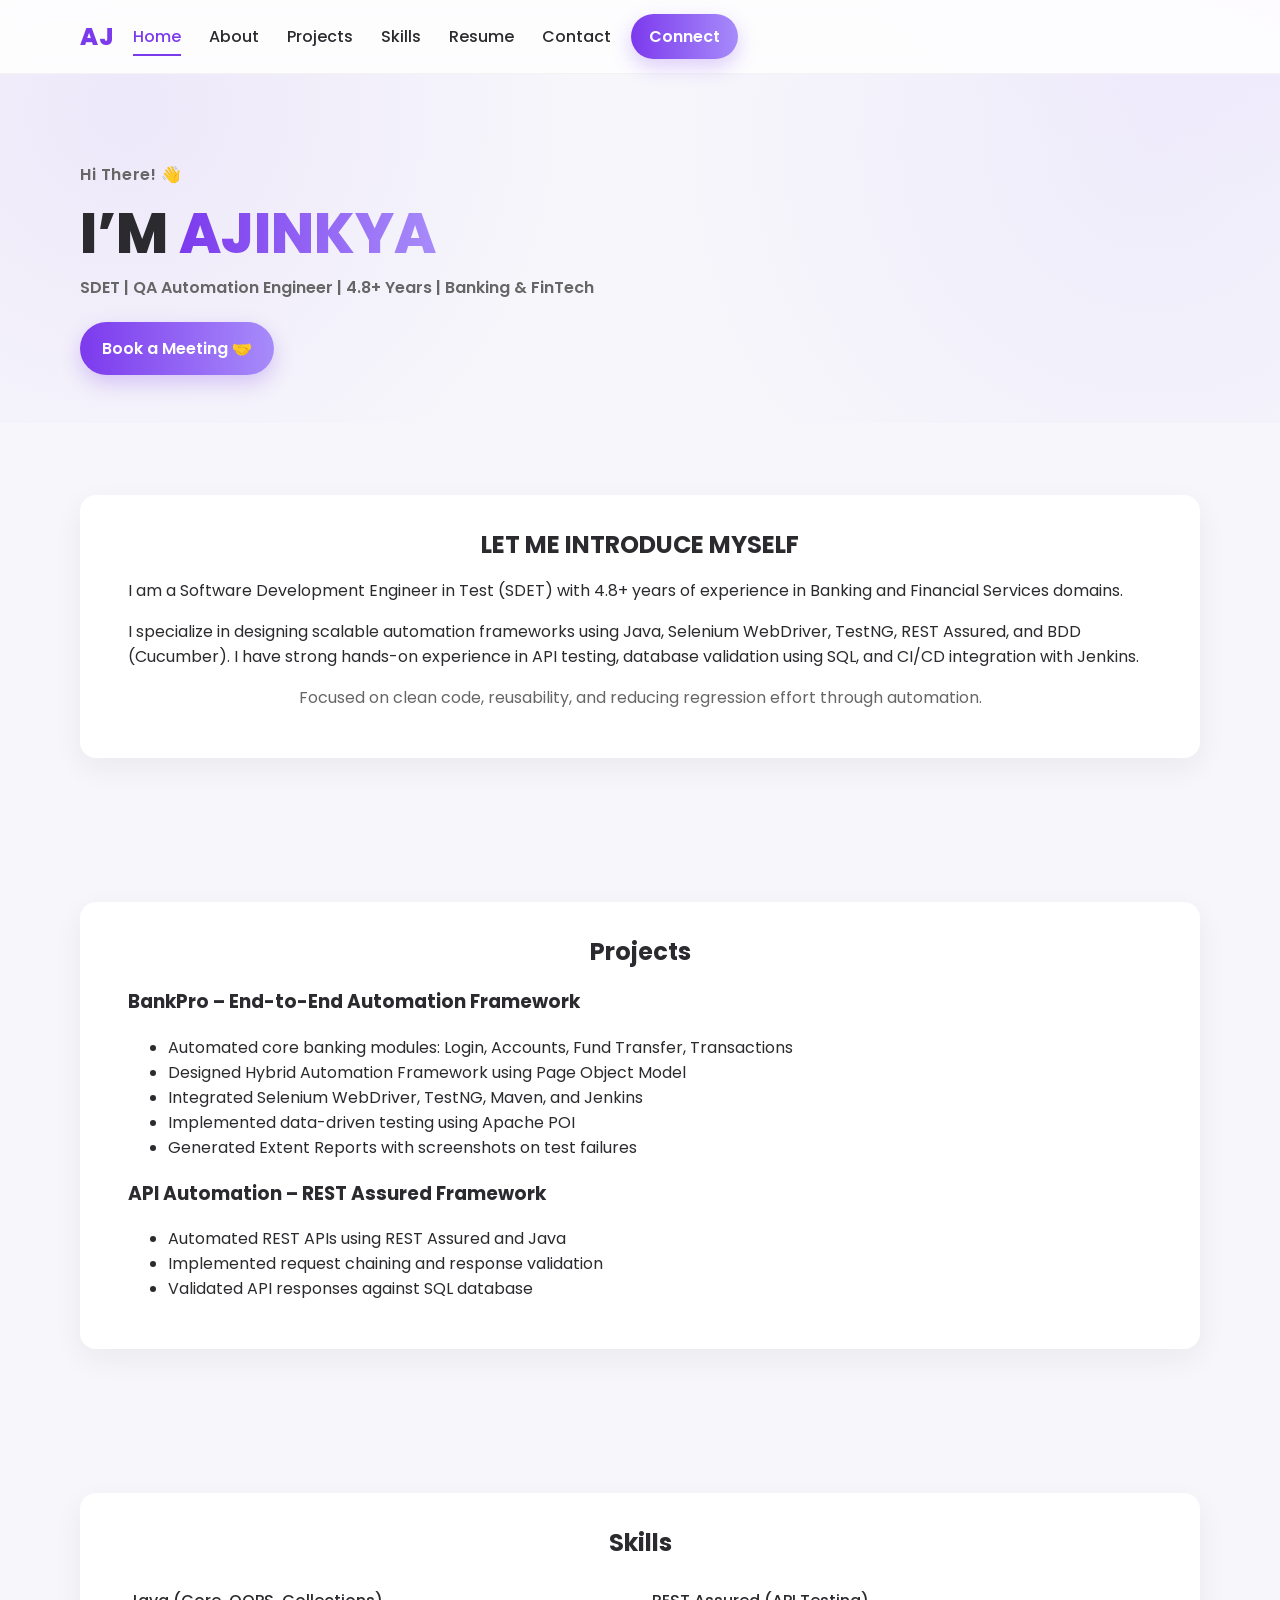
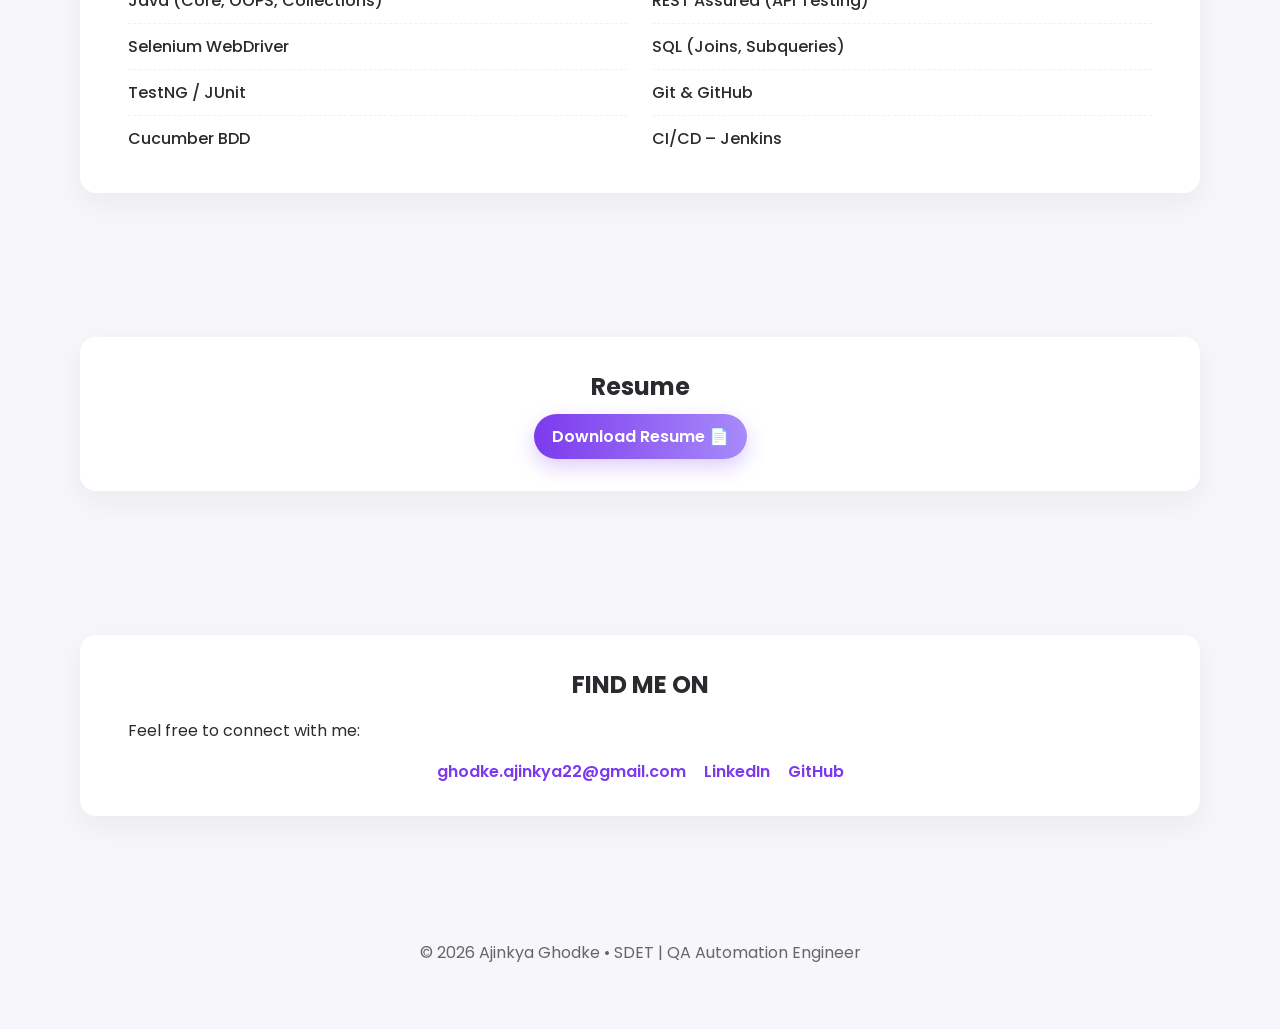
<file: index.html>
<!DOCTYPE html>
<html lang="en">
<head>
  <meta charset="UTF-8" />
  <meta name="viewport" content="width=device-width, initial-scale=1.0"/>
  <title>Ajinkya Ghodke | SDET | QA Automation Engineer</title>
  <meta name="description" content="Portfolio of Ajinkya Ghodke, SDET and QA Automation Engineer with 4.8+ years in banking and FinTech. Java, Selenium, REST Assured, Cucumber, Jenkins."/>

  <!-- Fonts -->
  <link href="https://fonts.googleapis.com/css2?family=Poppins:wght@400;500;600;700;800&display=swap" rel="stylesheet"/>
  <link rel="stylesheet" href="style.css"/>
</head>

<body>

<!-- ================= HEADER ================= -->
<header class="site-header">
  <div class="container header-inner">
    <div class="logo">AJ</div>

    <nav class="main-nav">
      <ul>
        <li><a href="#home" class="active">Home</a></li>
        <li><a href="#about">About</a></li>
        <li><a href="#projects">Projects</a></li>
        <li><a href="#skills">Skills</a></li>
        <li><a href="#resume">Resume</a></li>
        <li><a href="#contact">Contact</a></li>
      </ul>
    </nav>

    <a class="btn btn-gradient" href="#contact">Connect</a>
  </div>
</header>

<!-- ================= HERO ================= -->
<section id="home" class="hero">
  <div class="container hero-grid">

    <div class="hero-left">
      <p class="eyebrow">Hi There! <span class="wave">👋</span></p>

      <h1>I’M <span class="gradient-text">AJINKYA</span></h1>

      <p class="tagline">
        SDET | QA Automation Engineer | 4.8+ Years | Banking & FinTech
      </p>

      <a href="#contact" class="btn btn-gradient btn-lg">
        Book a Meeting 🤝
      </a>
    </div>

  </div>
</section>

<!-- ================= ABOUT ================= -->
<section id="about" class="section">
  <div class="container card">
    <h2>LET ME INTRODUCE MYSELF</h2>

    <p>
      I am a Software Development Engineer in Test (SDET) with 4.8+ years of
      experience in Banking and Financial Services domains.
    </p>

    <p>
      I specialize in designing scalable automation frameworks using Java,
      Selenium WebDriver, TestNG, REST Assured, and BDD (Cucumber).
      I have strong hands-on experience in API testing, database validation
      using SQL, and CI/CD integration with Jenkins.
    </p>

    <p class="subtitle">
      Focused on clean code, reusability, and reducing regression effort
      through automation.
    </p>
  </div>
</section>

<!-- ================= PROJECTS ================= -->
<section id="projects" class="section">
  <div class="container card">
    <h2>Projects</h2>

    <h3>BankPro – End-to-End Automation Framework</h3>
    <ul>
      <li>Automated core banking modules: Login, Accounts, Fund Transfer, Transactions</li>
      <li>Designed Hybrid Automation Framework using Page Object Model</li>
      <li>Integrated Selenium WebDriver, TestNG, Maven, and Jenkins</li>
      <li>Implemented data-driven testing using Apache POI</li>
      <li>Generated Extent Reports with screenshots on test failures</li>
    </ul>

    <h3>API Automation – REST Assured Framework</h3>
    <ul>
      <li>Automated REST APIs using REST Assured and Java</li>
      <li>Implemented request chaining and response validation</li>
      <li>Validated API responses against SQL database</li>
    </ul>
  </div>
</section>

<!-- ================= SKILLS ================= -->
<section id="skills" class="section">
  <div class="container card">
    <h2>Skills</h2>

    <div class="skills-grid">
      <ul>
        <li>Java (Core, OOPS, Collections)</li>
        <li>Selenium WebDriver</li>
        <li>TestNG / JUnit</li>
        <li>Cucumber BDD</li>
      </ul>
      <ul>
        <li>REST Assured (API Testing)</li>
        <li>SQL (Joins, Subqueries)</li>
        <li>Git & GitHub</li>
        <li>CI/CD – Jenkins</li>
      </ul>
    </div>
  </div>
</section>

<!-- ================= RESUME ================= -->
<section id="resume" class="section">
  <div class="container card center">
    <h2>Resume</h2>

    <!-- Place resume inside assets folder -->
    <a href="assets/Ajinkya_Resume.pdf"
       target="_blank" rel="noopener noreferrer"
       class="btn btn-gradient">
      Download Resume 📄
    </a>
  </div>
</section>

<!-- ================= CONTACT ================= -->
<section id="contact" class="section">
  <div class="container card">
    <h2>FIND ME ON</h2>
    <p>Feel free to connect with me:</p>

    <ul class="contact-list">
      <li>
        <a href="mailto:ghodke.ajinkya22@gmail.com">
          ghodke.ajinkya22@gmail.com
        </a>
      </li>
      <li>
        <a href="https://www.linkedin.com/in/ajinkya-ghodke-17aa3b246"
           target="_blank" rel="noopener noreferrer">
          LinkedIn
        </a>
      </li>
      <li>
        <a href="https://github.com/ajinkyaghodke123"
           target="_blank" rel="noopener noreferrer">
          GitHub
        </a>
      </li>
    </ul>
  </div>
</section>

<!-- ================= FOOTER ================= -->
<footer class="footer">
  <div class="container">
    <p>© <span id="year">2026</span> Ajinkya Ghodke • SDET | QA Automation Engineer</p>
  </div>
</footer>

<!-- ================= SCRIPT ================= -->
<script src="script.js" defer></script>

</body>
</html>
</file>
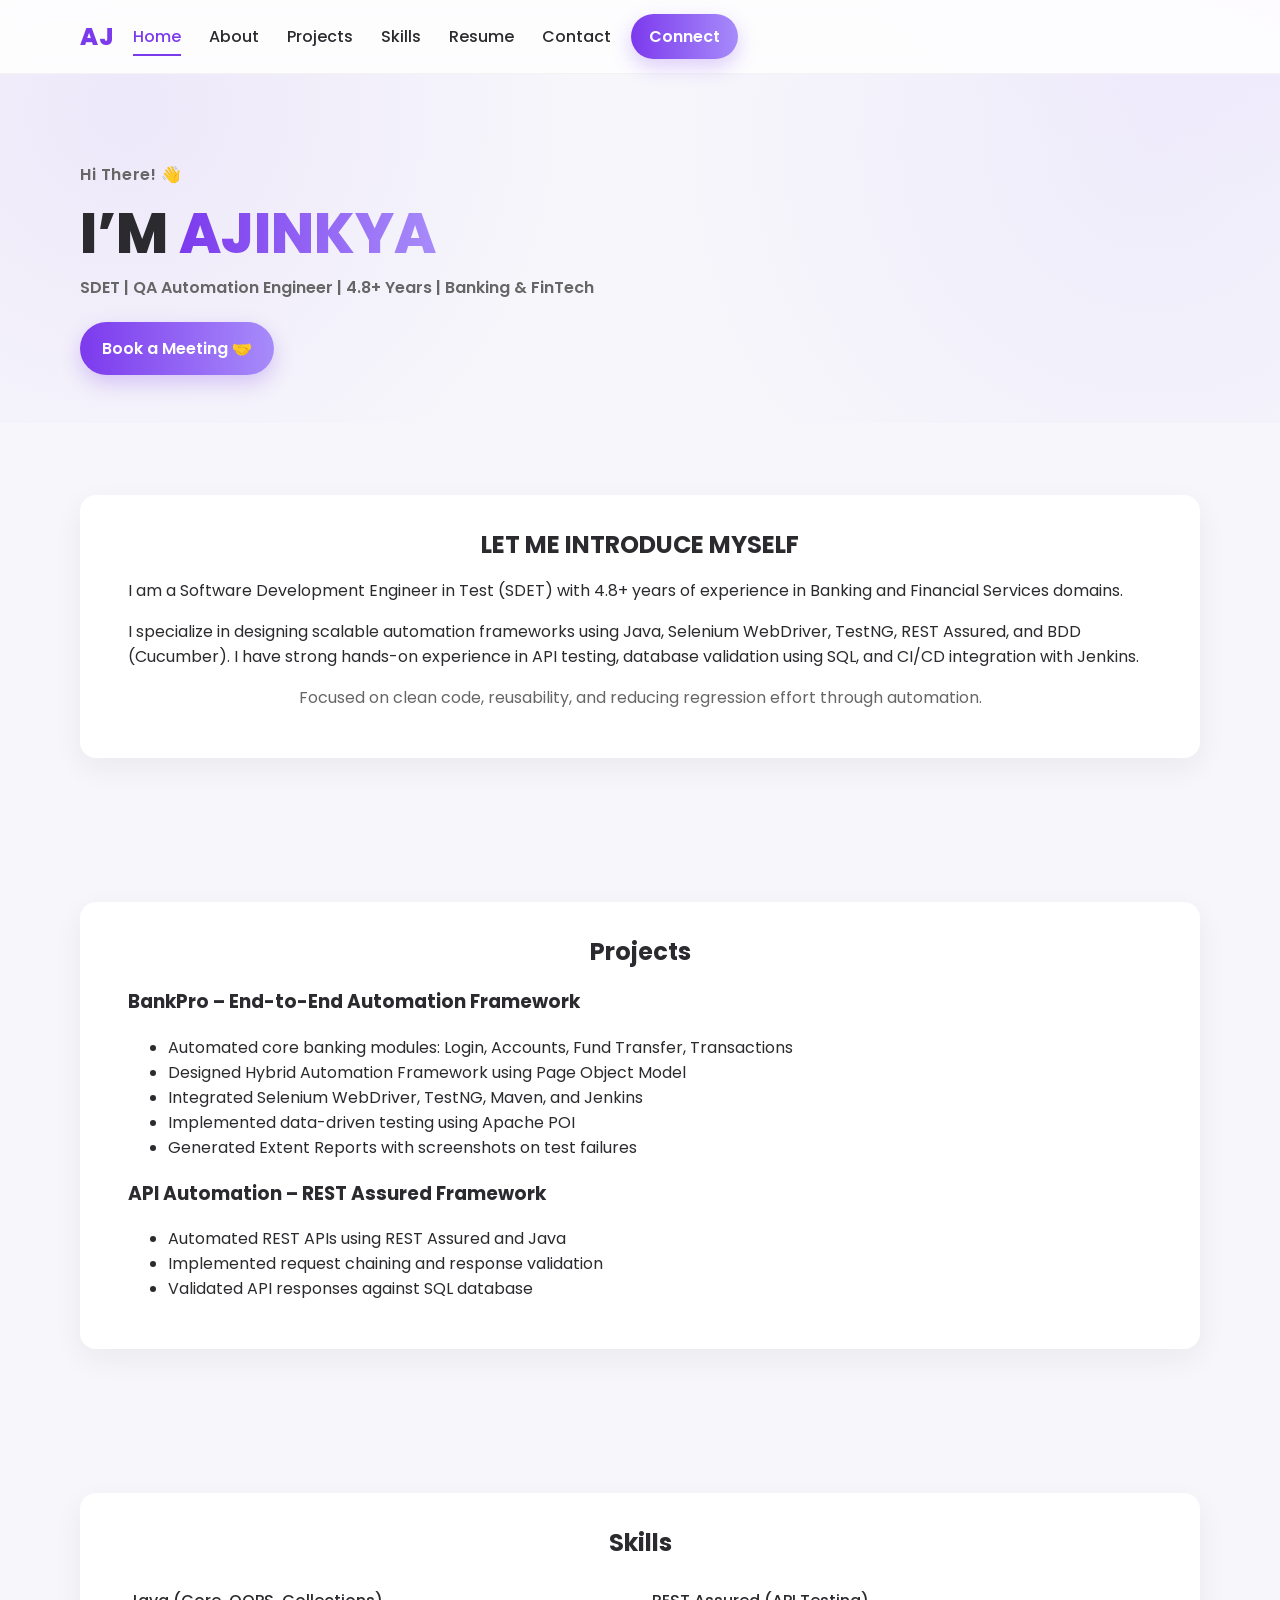
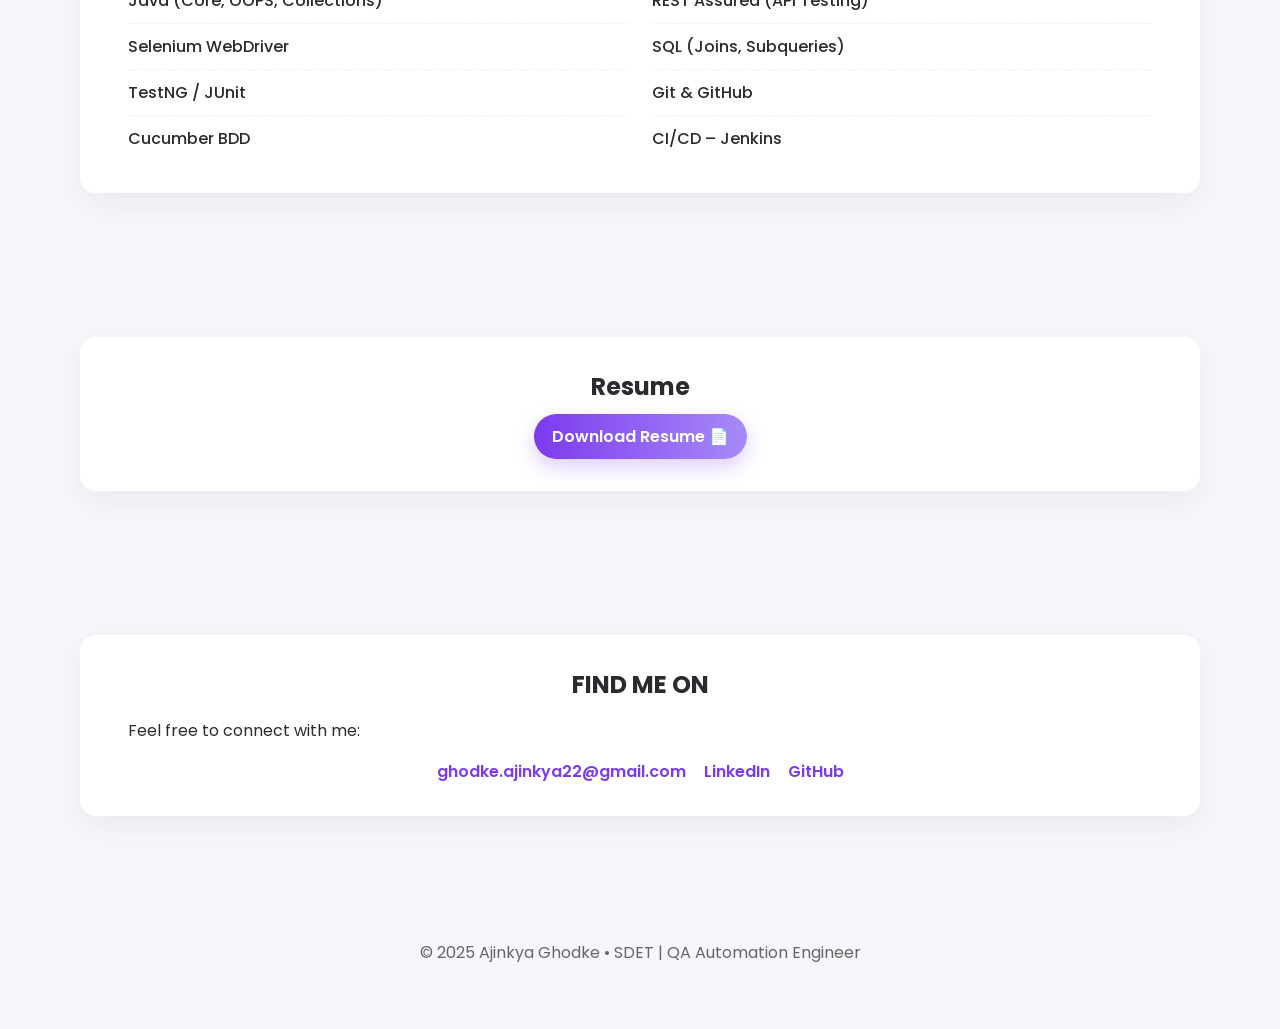
<file: MyPortfolio/WebContent/index.html>
<!DOCTYPE html>
<html lang="en">
<head>
  <meta charset="UTF-8" />
  <meta name="viewport" content="width=device-width, initial-scale=1.0"/>
  <title>Ajinkya Ghodke | SDET | QA Automation Engineer</title>

  <!-- Fonts -->
  <link href="https://fonts.googleapis.com/css2?family=Poppins:wght@400;500;600;700;800&display=swap" rel="stylesheet"/>
  <link rel="stylesheet" href="style.css"/>
</head>

<body>

<!-- ================= HEADER ================= -->
<header class="site-header">
  <div class="container header-inner">
    <div class="logo">AJ</div>

    <nav class="main-nav">
      <ul>
        <li><a href="#home" class="active">Home</a></li>
        <li><a href="#about">About</a></li>
        <li><a href="#projects">Projects</a></li>
        <li><a href="#skills">Skills</a></li>
        <li><a href="#resume">Resume</a></li>
        <li><a href="#contact">Contact</a></li>
      </ul>
    </nav>

    <a class="btn btn-gradient" href="#contact">Connect</a>
  </div>
</header>

<!-- ================= HERO ================= -->
<section id="home" class="hero">
  <div class="container hero-grid">

    <div class="hero-left">
      <p class="eyebrow">Hi There! <span class="wave">👋</span></p>

      <h1>I’M <span class="gradient-text">AJINKYA</span></h1>

      <p class="tagline">
        SDET | QA Automation Engineer | 4.8+ Years | Banking & FinTech
      </p>

      <a href="#contact" class="btn btn-gradient btn-lg">
        Book a Meeting 🤝
      </a>
    </div>

  </div>
</section>

<!-- ================= ABOUT ================= -->
<section id="about" class="section">
  <div class="container card">
    <h2>LET ME INTRODUCE MYSELF</h2>

    <p>
      I am a Software Development Engineer in Test (SDET) with 4.8+ years of
      experience in Banking and Financial Services domains.
    </p>

    <p>
      I specialize in designing scalable automation frameworks using Java,
      Selenium WebDriver, TestNG, REST Assured, and BDD (Cucumber).
      I have strong hands-on experience in API testing, database validation
      using SQL, and CI/CD integration with Jenkins.
    </p>

    <p class="subtitle">
      Focused on clean code, reusability, and reducing regression effort
      through automation.
    </p>
  </div>
</section>

<!-- ================= PROJECTS ================= -->
<section id="projects" class="section">
  <div class="container card">
    <h2>Projects</h2>

    <h3>BankPro – End-to-End Automation Framework</h3>
    <ul>
      <li>Automated core banking modules: Login, Accounts, Fund Transfer, Transactions</li>
      <li>Designed Hybrid Automation Framework using Page Object Model</li>
      <li>Integrated Selenium WebDriver, TestNG, Maven, and Jenkins</li>
      <li>Implemented data-driven testing using Apache POI</li>
      <li>Generated Extent Reports with screenshots on test failures</li>
    </ul>

    <h3>API Automation – REST Assured Framework</h3>
    <ul>
      <li>Automated REST APIs using REST Assured and Java</li>
      <li>Implemented request chaining and response validation</li>
      <li>Validated API responses against SQL database</li>
    </ul>
  </div>
</section>

<!-- ================= SKILLS ================= -->
<section id="skills" class="section">
  <div class="container card">
    <h2>Skills</h2>

    <div class="skills-grid">
      <ul>
        <li>Java (Core, OOPS, Collections)</li>
        <li>Selenium WebDriver</li>
        <li>TestNG / JUnit</li>
        <li>Cucumber BDD</li>
      </ul>
      <ul>
        <li>REST Assured (API Testing)</li>
        <li>SQL (Joins, Subqueries)</li>
        <li>Git & GitHub</li>
        <li>CI/CD – Jenkins</li>
      </ul>
    </div>
  </div>
</section>

<!-- ================= RESUME ================= -->
<section id="resume" class="section">
  <div class="container card center">
    <h2>Resume</h2>

    <!-- Place resume inside assets folder -->
    <a href="assets/Ajinkya_Resume.pdf"
       target="_blank"
       class="btn btn-gradient">
      Download Resume 📄
    </a>
  </div>
</section>

<!-- ================= CONTACT ================= -->
<section id="contact" class="section">
  <div class="container card">
    <h2>FIND ME ON</h2>
    <p>Feel free to connect with me:</p>

    <ul class="contact-list">
      <li>
        <a href="mailto:ghodke.ajinkya22@gmail.com">
          ghodke.ajinkya22@gmail.com
        </a>
      </li>
      <li>
        <a href="https://www.linkedin.com/in/ajinkya-ghodke-17aa3b246"
           target="_blank">
          LinkedIn
        </a>
      </li>
      <li>
        <a href="https://github.com/ajinkyaghodke123"
           target="_blank">
          GitHub
        </a>
      </li>
    </ul>
  </div>
</section>

<!-- ================= FOOTER ================= -->
<footer class="footer">
  <div class="container">
    <p>© 2025 Ajinkya Ghodke • SDET | QA Automation Engineer</p>
  </div>
</footer>

<!-- ================= SCRIPT ================= -->
<script>
  const links = document.querySelectorAll('.main-nav a');
  links.forEach(link => {
    link.addEventListener('click', () => {
      links.forEach(l => l.classList.remove('active'));
      link.classList.add('active');
    });
  });
</script>

</body>
</html>
</file>
<file: style.css>
/* Base */
:root{
  --bg:#f7f7fb;
  --text:#2b2b2f;
  --muted:#666;
  --card:#ffffff;
  --accent:#7c3aed;           /* purple */
  --accent-2:#a78bfa;         /* light purple */
  --shadow:0 10px 30px rgba(16, 24, 40, .06);
  --radius:16px;
}

*{box-sizing:border-box}
html{scroll-behavior:smooth}
body{
  margin:0;
  font-family:'Poppins', system-ui, -apple-system, Segoe UI, Roboto, Arial, sans-serif;
  color:var(--text);
  background:
    radial-gradient(90rem 60rem at -10% -20%, #ede9fe 0%, transparent 60%),
    radial-gradient(70rem 50rem at 110% -10%, #f3e8ff 0%, transparent 60%),
    var(--bg);
}

/* Layout helpers */
.container{width:min(1120px, 92%); margin-inline:auto}
.section{padding:72px 0}
.center{text-align:center}

/* Header */
.site-header{
  position:sticky; top:0; z-index:1000;
  backdrop-filter: saturate(140%) blur(8px);
  background:rgba(255,255,255,.75);
  border-bottom:1px solid rgba(0,0,0,.04);
}
.header-inner{
  display:flex; align-items:center; gap:20px;
  padding:14px 0;
}
.logo{
  font-weight:800; letter-spacing:.5px;
  color:var(--accent); font-size:24px;
}
.main-nav ul{display:flex; gap:28px; list-style:none; margin:0; padding:0}
.main-nav a{
  text-decoration:none; color:var(--text); font-weight:500; padding:6px 0;
  border-bottom:2px solid transparent; transition:all .2s;
}
.main-nav a:hover,
.main-nav a.active{color:var(--accent); border-color:var(--accent)}

/* Buttons */
.btn{
  display:inline-block; text-decoration:none; font-weight:600;
  padding:10px 18px; border-radius:999px;
}
.btn-lg{padding:14px 22px; font-size:16px}
.btn-gradient{
  background:linear-gradient(90deg, var(--accent), var(--accent-2));
  color:#fff; box-shadow:0 8px 20px rgba(124,58,237,.25);
}
.btn-gradient:hover{transform:translateY(-1px); filter:saturate(108%)}

/* Hero */
.hero{
  padding:72px 0 48px;
  background:
   radial-gradient(circle at 10% 10%, rgba(124,58,237,.08), transparent 40%),
   radial-gradient(circle at 90% 20%, rgba(167,139,250,.10), transparent 45%);
}
.hero-grid{
  display:grid; grid-template-columns:1.1fr .9fr; align-items:center; gap:32px;
}
.eyebrow{color:var(--muted); font-weight:600; letter-spacing:.6px}
.wave{display:inline-block; transform-origin:70% 70%}
.wave:hover{animation:wave .8s ease-in-out}
@keyframes wave{0%,100%{transform:rotate(0)} 25%{transform:rotate(16deg)} 50%{transform:rotate(-10deg)} 75%{transform:rotate(12deg)}}

.hero h1{
  margin:10px 0 6px; font-size:56px; line-height:1.1; font-weight:800;
}
.gradient-text{
  background:linear-gradient(90deg, var(--accent), var(--accent-2));
  -webkit-background-clip:text; background-clip:text; color:transparent;
}
.tagline{color:var(--muted); font-weight:600; margin:10px 0 22px}

.hero-right img{width:100%; max-width:520px; display:block; margin-left:auto}

/* Card / Section blocks */
.card{
  background:var(--card);
  border-radius:var(--radius);
  padding:32px clamp(20px, 4vw, 48px);
  box-shadow:var(--shadow);
}
.card h2{
  margin:0 0 10px; text-align:center;
}
.card .subtitle{color:var(--muted); text-align:center}

/* Skills */
.skills-grid{
  display:grid; grid-template-columns:1fr 1fr; gap:24px; margin-top:18px;
}
.skills-grid ul{margin:0; padding-left:0; list-style:none; font-weight:500}
.skills-grid li{padding:10px 0; border-bottom:1px dashed rgba(0,0,0,.06)}
.skills-grid li:last-child{border-bottom:none}

/* Contact */
.contact-list{
  display:flex; flex-wrap:wrap; gap:18px; justify-content:center;
  list-style:none; padding:0; margin:14px 0 0;
}
.contact-list a{color:var(--accent); text-decoration:none; font-weight:600}
.contact-list a:hover{text-decoration:underline}

/* Footer */
.footer{padding:36px 0 48px; color:var(--muted); text-align:center}

/* Anchor offset so sections don't hide under sticky header */
section{scroll-margin-top:96px}

/* Responsive */
@media (max-width: 980px){
  .hero-grid{grid-template-columns:1fr; text-align:left}
  .hero-right{order:-1}
}
@media (max-width: 720px){
  .hero h1{font-size:42px}
  .main-nav ul{gap:18px}
}
</file>
<file: MyPortfolio/WebContent/style.css>
/* Base */
:root{
  --bg:#f7f7fb;
  --text:#2b2b2f;
  --muted:#666;
  --card:#ffffff;
  --accent:#7c3aed;           /* purple */
  --accent-2:#a78bfa;         /* light purple */
  --shadow:0 10px 30px rgba(16, 24, 40, .06);
  --radius:16px;
}

*{box-sizing:border-box}
html{scroll-behavior:smooth}
body{
  margin:0;
  font-family:'Poppins', system-ui, -apple-system, Segoe UI, Roboto, Arial, sans-serif;
  color:var(--text);
  background:
    radial-gradient(90rem 60rem at -10% -20%, #ede9fe 0%, transparent 60%),
    radial-gradient(70rem 50rem at 110% -10%, #f3e8ff 0%, transparent 60%),
    var(--bg);
}

/* Layout helpers */
.container{width:min(1120px, 92%); margin-inline:auto}
.section{padding:72px 0}
.center{text-align:center}

/* Header */
.site-header{
  position:sticky; top:0; z-index:1000;
  backdrop-filter: saturate(140%) blur(8px);
  background:rgba(255,255,255,.75);
  border-bottom:1px solid rgba(0,0,0,.04);
}
.header-inner{
  display:flex; align-items:center; gap:20px;
  padding:14px 0;
}
.logo{
  font-weight:800; letter-spacing:.5px;
  color:var(--accent); font-size:24px;
}
.main-nav ul{display:flex; gap:28px; list-style:none; margin:0; padding:0}
.main-nav a{
  text-decoration:none; color:var(--text); font-weight:500; padding:6px 0;
  border-bottom:2px solid transparent; transition:all .2s;
}
.main-nav a:hover,
.main-nav a.active{color:var(--accent); border-color:var(--accent)}

/* Buttons */
.btn{
  display:inline-block; text-decoration:none; font-weight:600;
  padding:10px 18px; border-radius:999px;
}
.btn-lg{padding:14px 22px; font-size:16px}
.btn-gradient{
  background:linear-gradient(90deg, var(--accent), var(--accent-2));
  color:#fff; box-shadow:0 8px 20px rgba(124,58,237,.25);
}
.btn-gradient:hover{transform:translateY(-1px); filter:saturate(108%)}

/* Hero */
.hero{
  padding:72px 0 48px;
  background:
   radial-gradient(circle at 10% 10%, rgba(124,58,237,.08), transparent 40%),
   radial-gradient(circle at 90% 20%, rgba(167,139,250,.10), transparent 45%);
}
.hero-grid{
  display:grid; grid-template-columns:1.1fr .9fr; align-items:center; gap:32px;
}
.eyebrow{color:var(--muted); font-weight:600; letter-spacing:.6px}
.wave{display:inline-block; transform-origin:70% 70%}
.wave:hover{animation:wave .8s ease-in-out}
@keyframes wave{0%,100%{transform:rotate(0)} 25%{transform:rotate(16deg)} 50%{transform:rotate(-10deg)} 75%{transform:rotate(12deg)}}

.hero h1{
  margin:10px 0 6px; font-size:56px; line-height:1.1; font-weight:800;
}
.gradient-text{
  background:linear-gradient(90deg, var(--accent), var(--accent-2));
  -webkit-background-clip:text; background-clip:text; color:transparent;
}
.tagline{color:var(--muted); font-weight:600; margin:10px 0 22px}

.hero-right img{width:100%; max-width:520px; display:block; margin-left:auto}

/* Card / Section blocks */
.card{
  background:var(--card);
  border-radius:var(--radius);
  padding:32px clamp(20px, 4vw, 48px);
  box-shadow:var(--shadow);
}
.card h2{
  margin:0 0 10px; text-align:center;
}
.card .subtitle{color:var(--muted); text-align:center}

/* Skills */
.skills-grid{
  display:grid; grid-template-columns:1fr 1fr; gap:24px; margin-top:18px;
}
.skills-grid ul{margin:0; padding-left:0; list-style:none; font-weight:500}
.skills-grid li{padding:10px 0; border-bottom:1px dashed rgba(0,0,0,.06)}
.skills-grid li:last-child{border-bottom:none}

/* Contact */
.contact-list{
  display:flex; flex-wrap:wrap; gap:18px; justify-content:center;
  list-style:none; padding:0; margin:14px 0 0;
}
.contact-list a{color:var(--accent); text-decoration:none; font-weight:600}
.contact-list a:hover{text-decoration:underline}

/* Footer */
.footer{padding:36px 0 48px; color:var(--muted); text-align:center}

/* Anchor offset so sections don't hide under sticky header */
section{scroll-margin-top:96px}

/* Responsive */
@media (max-width: 980px){
  .hero-grid{grid-template-columns:1fr; text-align:left}
  .hero-right{order:-1}
}
@media (max-width: 720px){
  .hero h1{font-size:42px}
  .main-nav ul{gap:18px}
}
</file>
